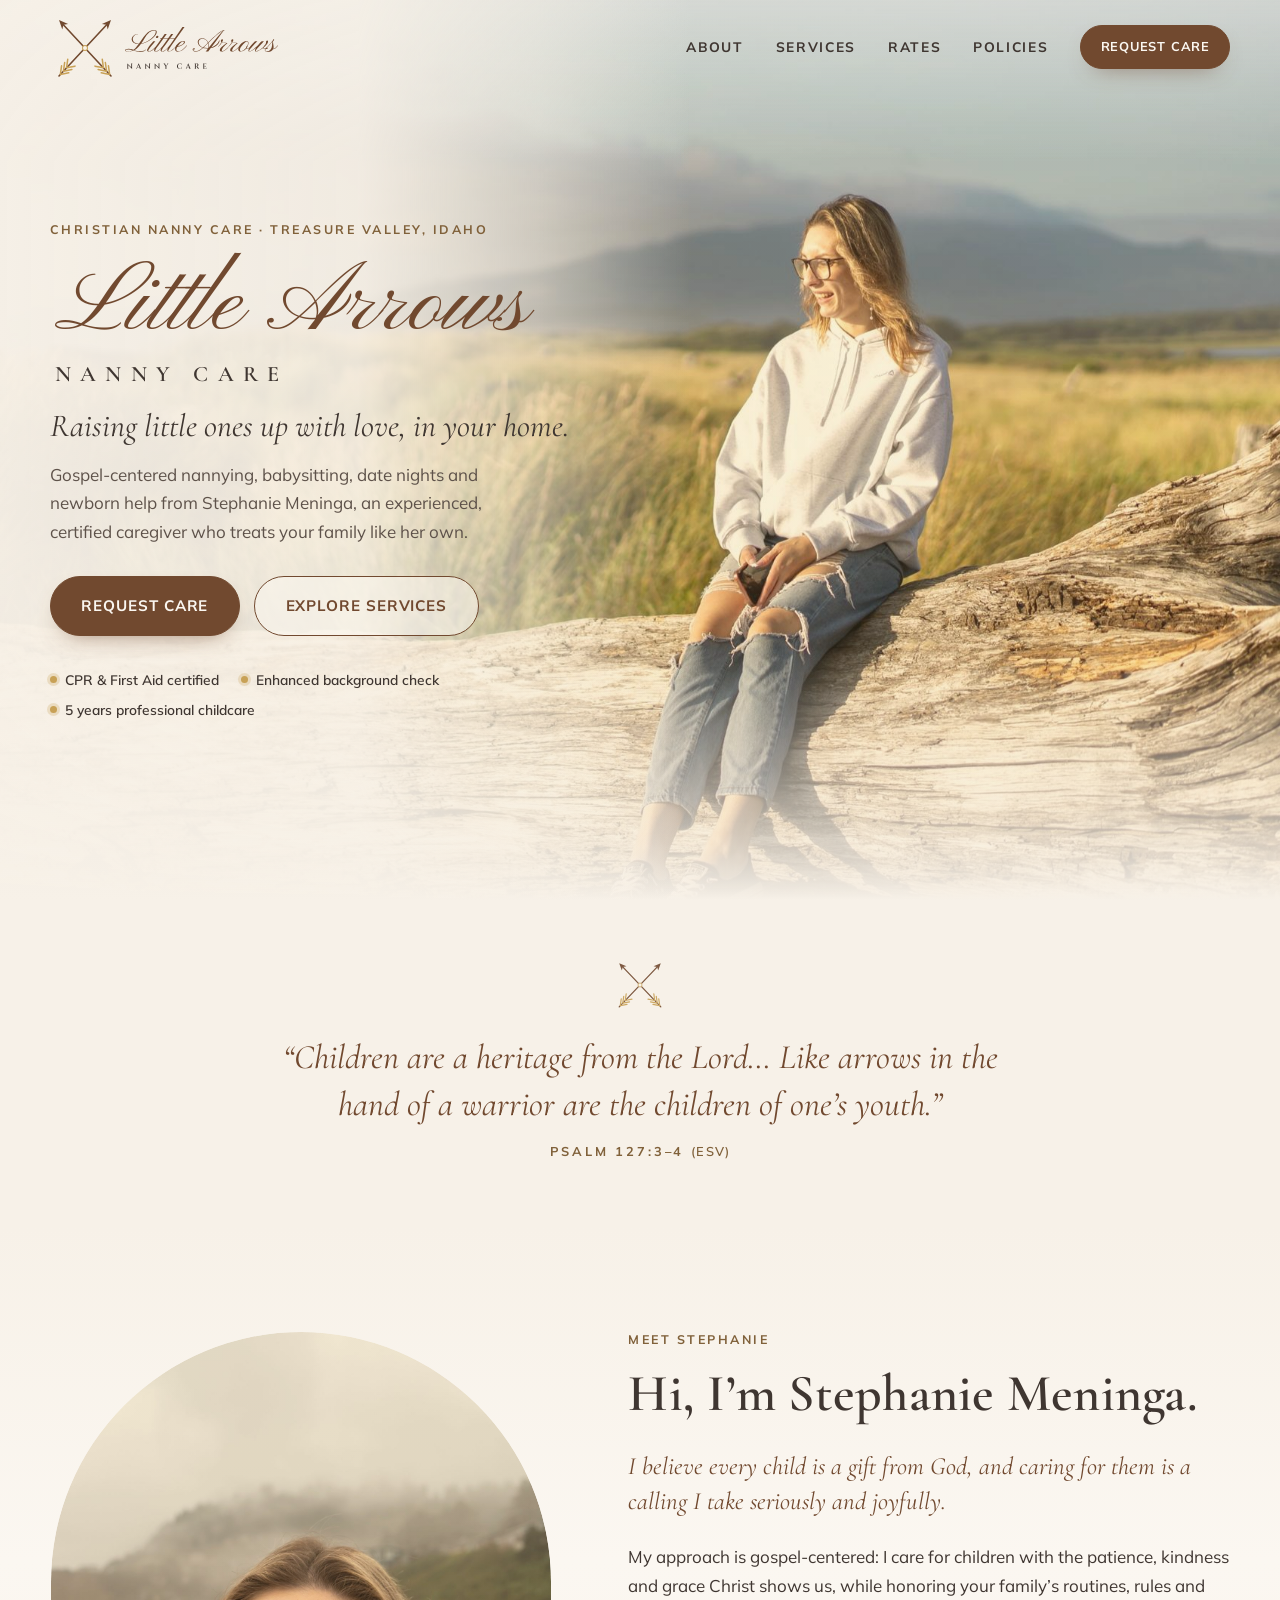
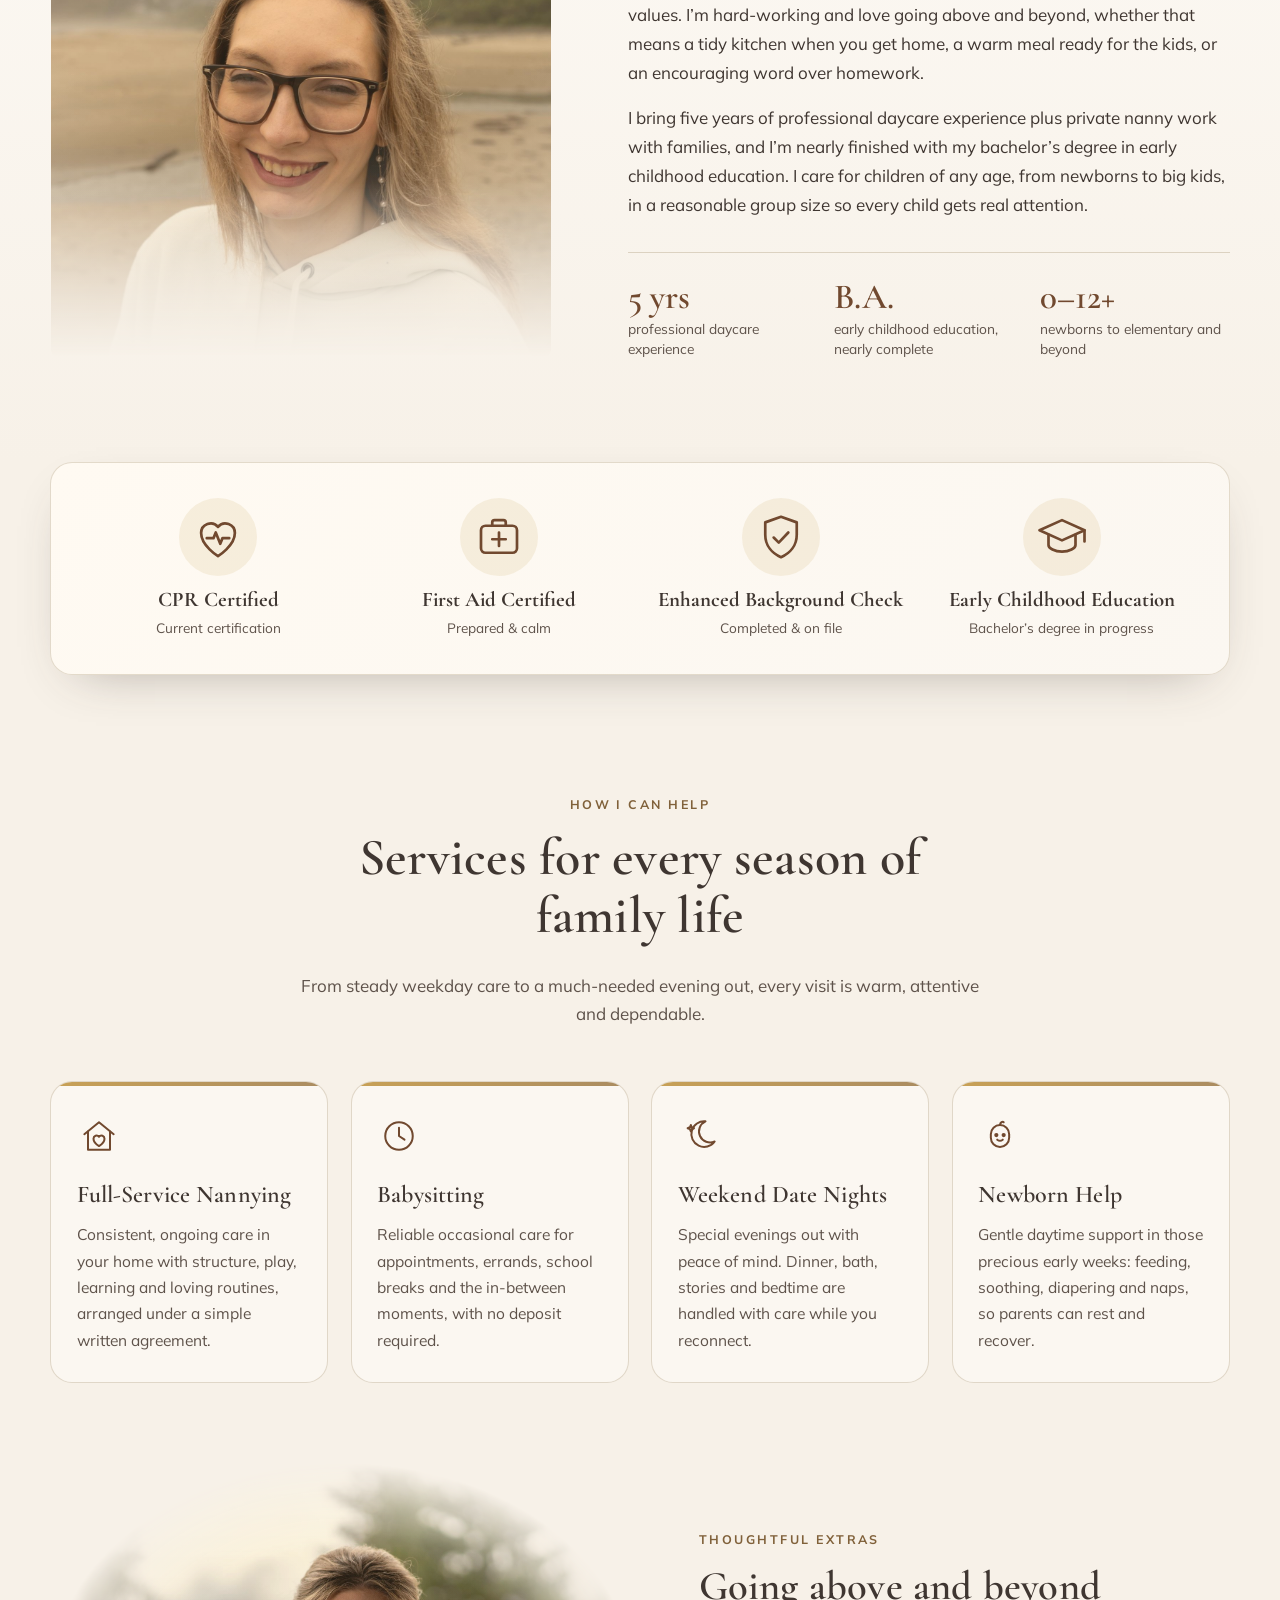
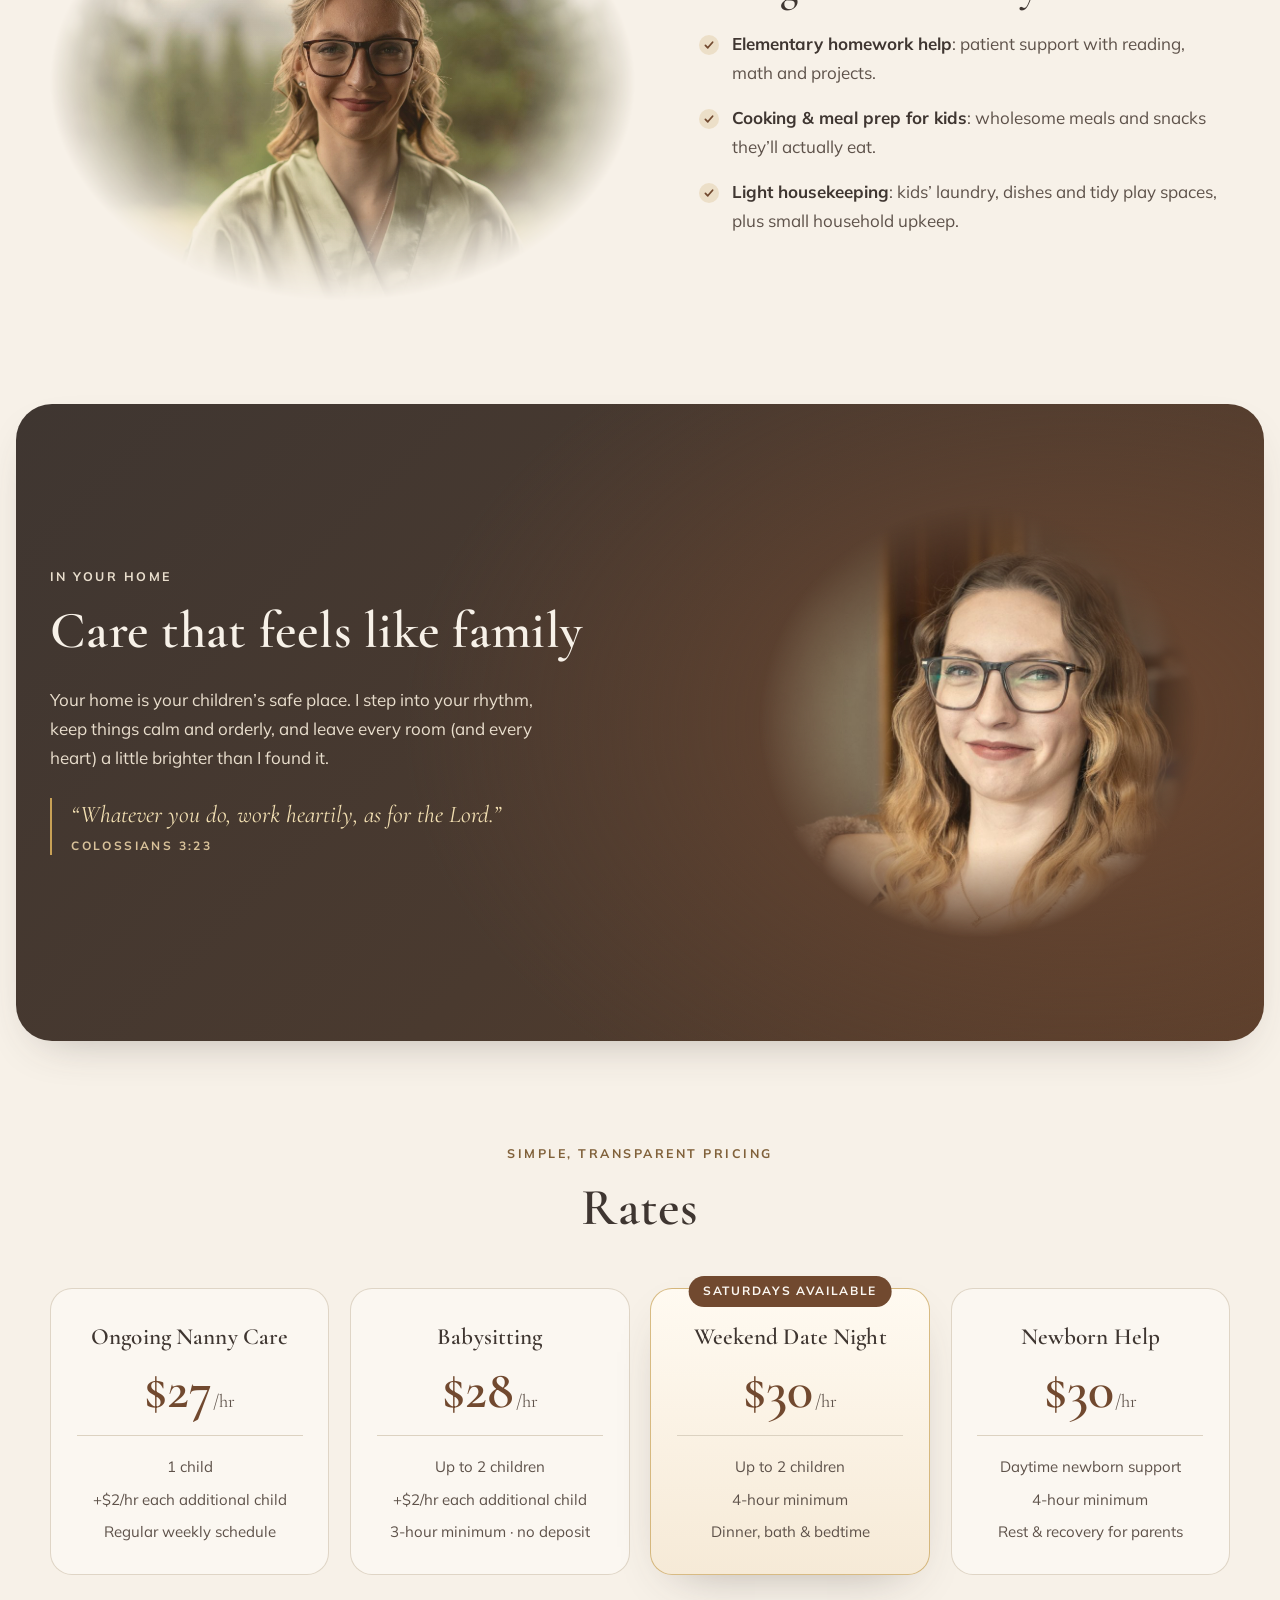
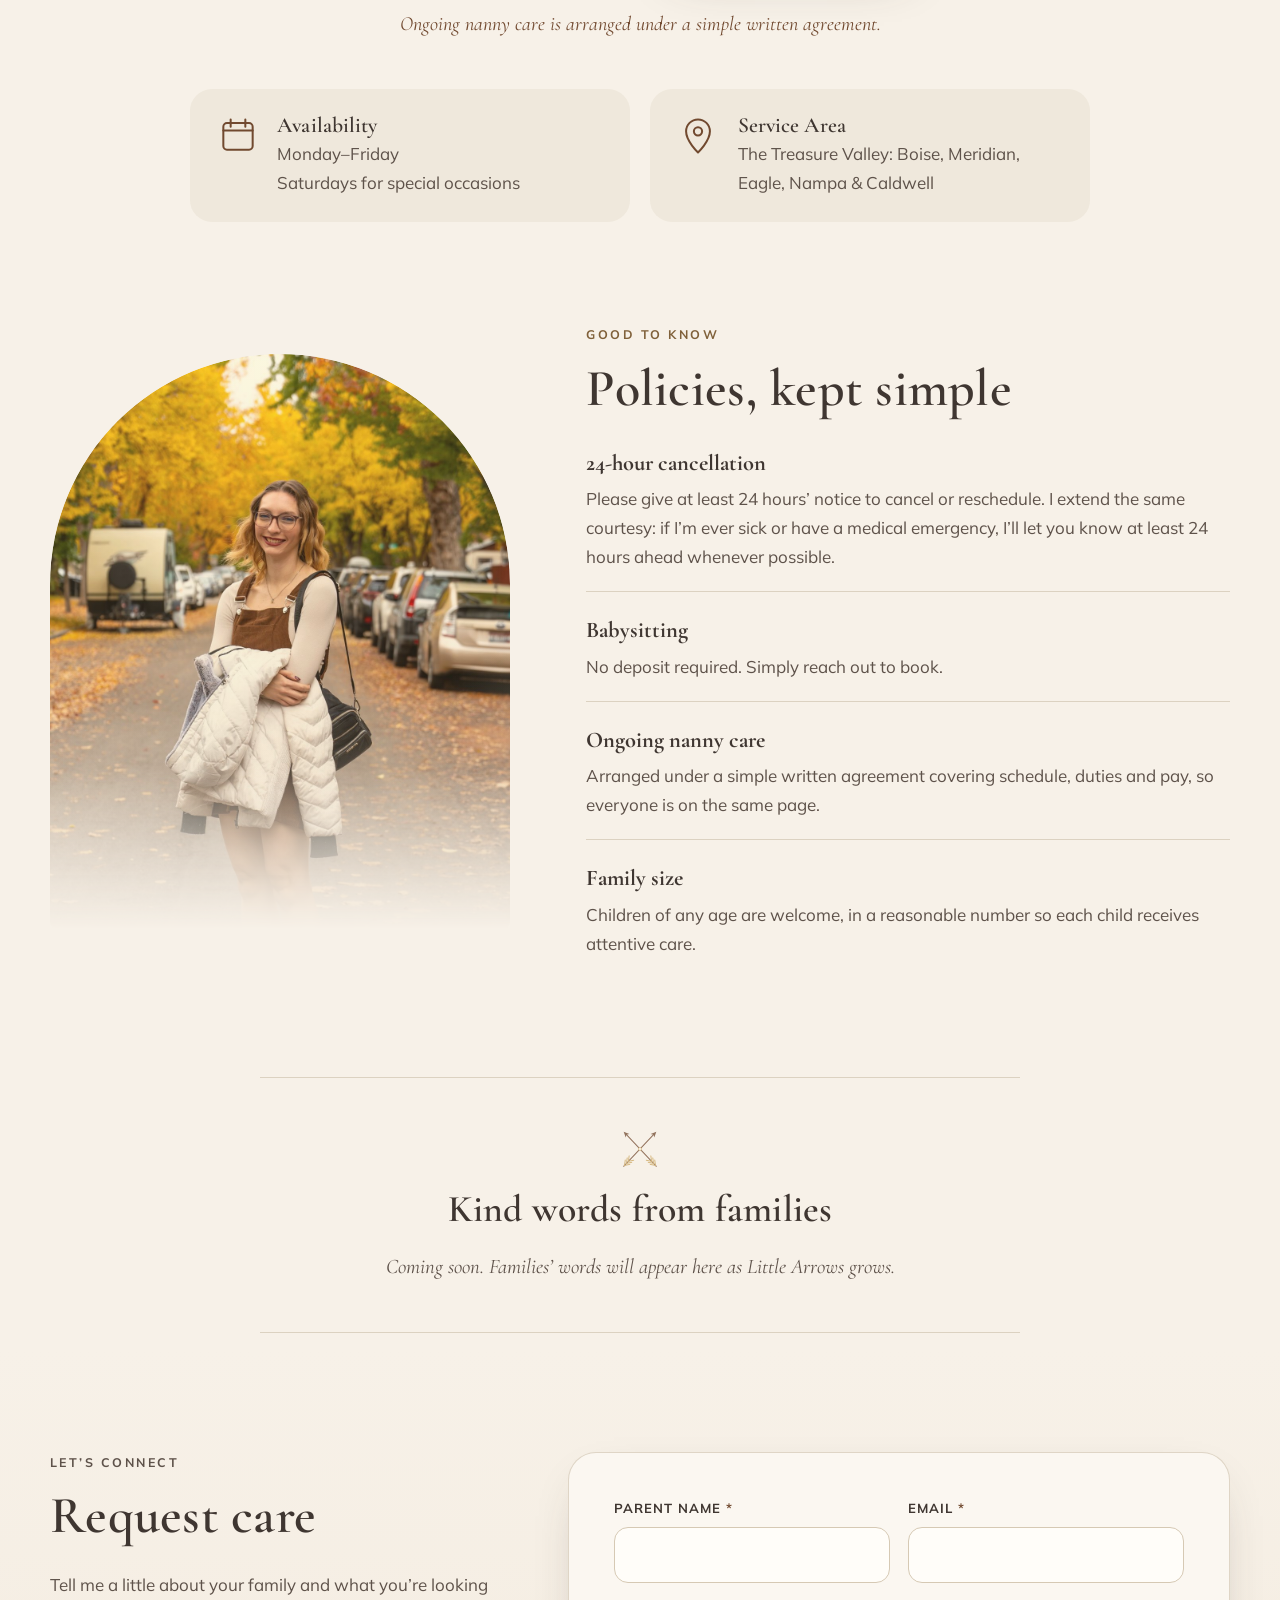
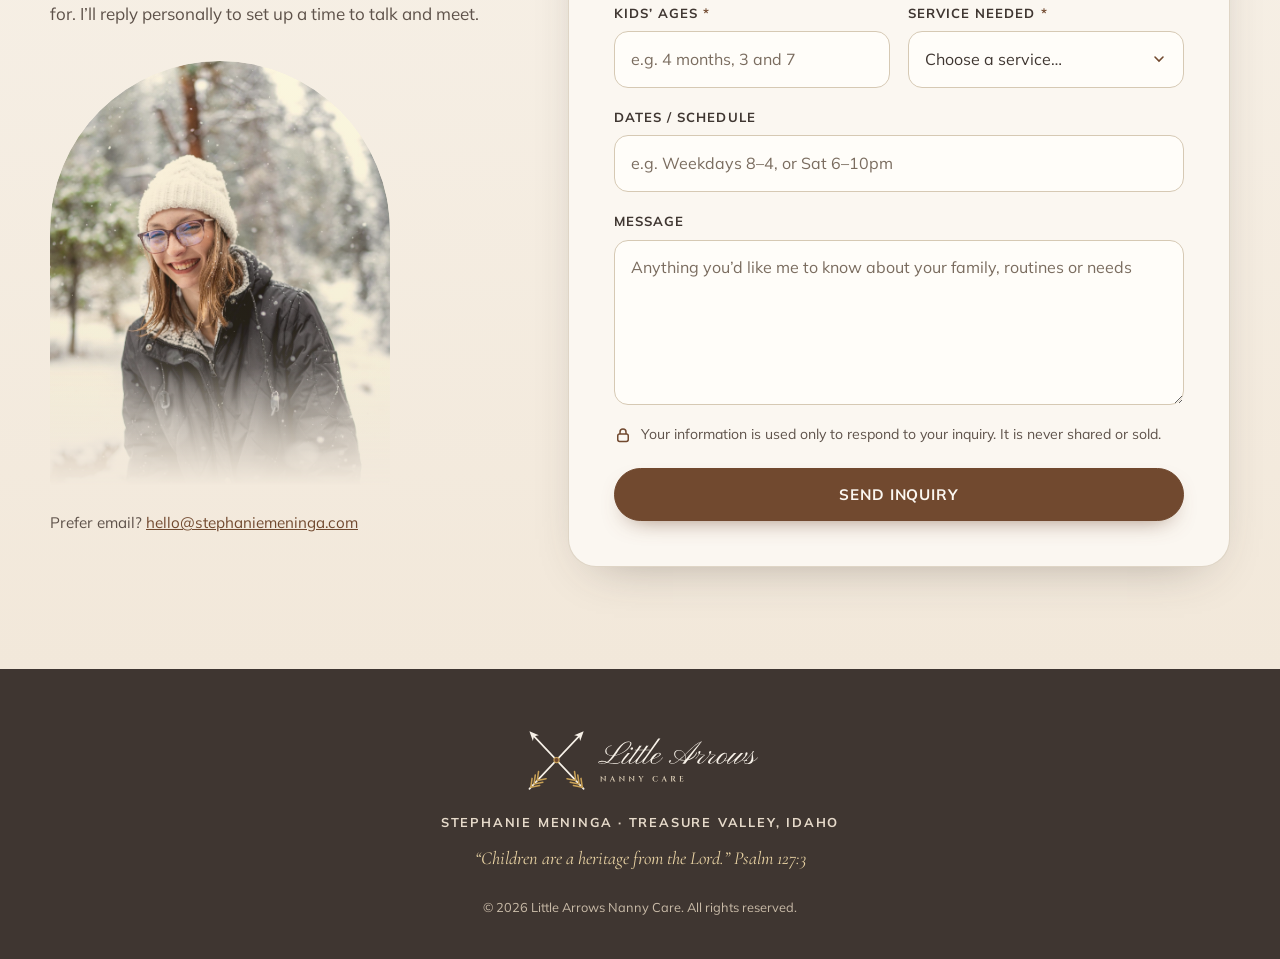
<file: index.html>
<!doctype html>
<html lang="en">
<head>
  <meta charset="utf-8">
  <meta name="viewport" content="width=device-width, initial-scale=1">
  <title>Little Arrows Nanny Care | Christian Nanny &amp; Babysitter in Boise &amp; the Treasure Valley</title>
  <meta name="description" content="Little Arrows Nanny Care: gospel-centered nanny care, babysitting, date nights and newborn help from Stephanie Meninga in Boise, Meridian, Eagle, Nampa and Caldwell, Idaho. CPR &amp; First Aid certified, 5 years of professional childcare experience.">
  <link rel="canonical" href="https://stephaniemeninga.com/">
  <meta name="theme-color" content="#F7F1E8">
  <meta name="author" content="Stephanie Meninga">

  <meta property="og:type" content="website">
  <meta property="og:site_name" content="Little Arrows Nanny Care">
  <meta property="og:title" content="Little Arrows Nanny Care · Treasure Valley, Idaho">
  <meta property="og:description" content="Raising little ones up with love, in your home. Christian nanny care, babysitting, date nights and newborn help in Boise and the Treasure Valley.">
  <meta property="og:url" content="https://stephaniemeninga.com/">
  <meta property="og:image" content="https://stephaniemeninga.com/photos/share-image.jpg">
  <meta property="og:image:width" content="1200">
  <meta property="og:image:height" content="630">
  <meta property="og:image:alt" content="Little Arrows Nanny Care logo beside a photo of Stephanie Meninga">
  <meta property="og:locale" content="en_US">
  <meta name="twitter:card" content="summary_large_image">
  <meta name="twitter:title" content="Little Arrows Nanny Care · Treasure Valley, Idaho">
  <meta name="twitter:description" content="Raising little ones up with love, in your home.">
  <meta name="twitter:image" content="https://stephaniemeninga.com/photos/share-image.jpg">

  <link rel="icon" href="favicon.ico" sizes="any">
  <link rel="icon" href="assets/brand/favicon.svg" type="image/svg+xml">
  <link rel="apple-touch-icon" href="assets/brand/icon-180.png">
  <link rel="manifest" href="site.webmanifest">

  <link rel="preload" href="assets/fonts/cormorant.woff2" as="font" type="font/woff2" crossorigin>
  <link rel="preload" href="assets/fonts/mulish.woff2" as="font" type="font/woff2" crossorigin>
  <link rel="preload" href="assets/fonts/pinyon.woff2" as="font" type="font/woff2" crossorigin>
  <link rel="preload" as="image" href="photos/hero-desktop.jpg" media="(min-width: 761px) and (orientation: landscape), (min-width: 1024px)" fetchpriority="high">
  <link rel="preload" as="image" href="photos/hero-mobile.jpg" media="(max-width: 1023px) and (orientation: portrait)" fetchpriority="high">
  <link rel="stylesheet" href="assets/css/styles.css">
  <script src="assets/js/motion.js"></script>

  <script type="application/ld+json">
  {
    "@context": "https://schema.org",
    "@type": "ChildCare",
    "@id": "https://stephaniemeninga.com/#business",
    "name": "Little Arrows Nanny Care",
    "slogan": "Raising little ones up with love, in your home.",
    "description": "Christian, gospel-centered in-home nanny care, babysitting, weekend date nights and newborn help in the Treasure Valley of Idaho.",
    "url": "https://stephaniemeninga.com/",
    "logo": "https://stephaniemeninga.com/assets/brand/icon-512.png",
    "image": "https://stephaniemeninga.com/photos/share-image.jpg",
    "priceRange": "$27–$30 per hour",
    "currenciesAccepted": "USD",
    "founder": { "@type": "Person", "name": "Stephanie Meninga" },
    "areaServed": [
      { "@type": "City", "name": "Boise", "containedInPlace": { "@type": "State", "name": "Idaho" } },
      { "@type": "City", "name": "Meridian", "containedInPlace": { "@type": "State", "name": "Idaho" } },
      { "@type": "City", "name": "Eagle", "containedInPlace": { "@type": "State", "name": "Idaho" } },
      { "@type": "City", "name": "Nampa", "containedInPlace": { "@type": "State", "name": "Idaho" } },
      { "@type": "City", "name": "Caldwell", "containedInPlace": { "@type": "State", "name": "Idaho" } }
    ],
    "openingHoursSpecification": [
      { "@type": "OpeningHoursSpecification", "dayOfWeek": ["Monday","Tuesday","Wednesday","Thursday","Friday"], "description": "Weekday care by arrangement" },
      { "@type": "OpeningHoursSpecification", "dayOfWeek": "Saturday", "description": "Special occasions by arrangement" }
    ],
    "makesOffer": [
      { "@type": "Offer", "name": "Ongoing nanny care", "priceSpecification": { "@type": "UnitPriceSpecification", "price": 27, "priceCurrency": "USD", "unitText": "hour", "description": "1 child; +$2/hr each additional child" } },
      { "@type": "Offer", "name": "Babysitting", "priceSpecification": { "@type": "UnitPriceSpecification", "price": 28, "priceCurrency": "USD", "unitText": "hour", "description": "Up to 2 children; +$2/hr each additional; 3-hour minimum" } },
      { "@type": "Offer", "name": "Weekend date night", "priceSpecification": { "@type": "UnitPriceSpecification", "price": 30, "priceCurrency": "USD", "unitText": "hour", "description": "Up to 2 children; 4-hour minimum" } },
      { "@type": "Offer", "name": "Newborn help", "priceSpecification": { "@type": "UnitPriceSpecification", "price": 30, "priceCurrency": "USD", "unitText": "hour", "description": "4-hour minimum" } }
    ]
  }
  </script>
</head>
<body>
  <a class="skip-link" href="#main">Skip to content</a>

  <header class="site-header">
    <div class="container header-inner">
      <a class="brand" href="#top" aria-label="Little Arrows Nanny Care, back to top">
        <img src="assets/brand/logo-horizontal.svg" alt="Little Arrows Nanny Care" width="300" height="72">
      </a>
      <button class="nav-toggle" type="button" aria-expanded="false" aria-controls="site-nav">
        <span class="sr-only">Menu</span><span class="bars" aria-hidden="true"></span>
      </button>
      <nav id="site-nav" class="site-nav" aria-label="Main">
        <a href="#about">About</a>
        <a href="#services">Services</a>
        <a href="#rates">Rates</a>
        <a href="#policies">Policies</a>
        <a class="btn btn-small" href="#contact">Request Care</a>
      </nav>
    </div>
  </header>

  <main id="main">
    <!-- HERO -->
    <section class="hero" id="top" aria-labelledby="hero-title">
      <picture class="hero-media">
        <source media="(max-width: 1023px) and (orientation: portrait)" srcset="photos/hero-mobile.jpg" width="1200" height="1600">
        <img src="photos/hero-desktop.jpg" width="2000" height="1307" alt="Stephanie Meninga smiling, seated on a sunlit driftwood log among golden grasses" fetchpriority="high" decoding="async">
      </picture>
      <div class="container hero-content">
        <p class="eyebrow">Christian nanny care · <span class="nowrap">Treasure Valley, Idaho</span></p>
        <h1 id="hero-title">
          <span class="script">Little Arrows</span>
          <span class="h1-sub">Nanny Care</span>
        </h1>
        <p class="tagline">Raising little ones up with love, in your home.</p>
        <p class="hero-lede">Gospel-centered nannying, babysitting, date nights and newborn help from Stephanie Meninga, an experienced, certified caregiver who treats your family like her own.</p>
        <div class="hero-actions">
          <a class="btn" href="#contact">Request Care</a>
          <a class="btn btn-ghost" href="#services">Explore Services</a>
        </div>
        <ul class="hero-trust" aria-label="Highlights">
          <li>CPR &amp; First Aid certified</li>
          <li>Enhanced background check</li>
          <li>5 years professional childcare</li>
        </ul>
      </div>
    </section>

    <!-- VERSE -->
    <section class="verse" aria-label="Scripture">
      <div class="container narrow">
        <img data-reveal class="verse-mark" src="assets/brand/mark.svg" alt="" width="56" height="58" loading="lazy">
        <blockquote data-reveal data-delay="120">
          <p>“Children are a heritage from the Lord… Like arrows in the hand of a warrior are the children of one’s youth.”</p>
          <footer>Psalm 127:3–4 <span>(ESV)</span></footer>
        </blockquote>
      </div>
    </section>

    <!-- ABOUT -->
    <section class="section about" id="about" aria-labelledby="about-title">
      <div class="container about-grid">
        <figure class="about-photo soft-photo" data-reveal="left">
          <img src="photos/about.jpg" width="1400" height="1750" alt="Portrait of Stephanie Meninga smiling on a misty beach" loading="lazy" decoding="async">
        </figure>
        <div class="about-copy" data-reveal data-delay="120">
          <p class="eyebrow">Meet Stephanie</p>
          <h2 id="about-title">Hi, I’m Stephanie Meninga.</h2>
          <p class="lead">I believe every child is a gift from God, and caring for them is a calling I take seriously and joyfully.</p>
          <p>My approach is gospel-centered: I care for children with the patience, kindness and grace Christ shows us, while honoring your family’s routines, rules and values. I’m hard-working and love going above and beyond, whether that means a tidy kitchen when you get home, a warm meal ready for the kids, or an encouraging word over homework.</p>
          <p>I bring five years of professional daycare experience plus private nanny work with families, and I’m nearly finished with my bachelor’s degree in early childhood education. I care for children of any age, from newborns to big kids, in a reasonable group size so every child gets real attention.</p>
          <dl class="stats">
            <div><dt>5 yrs</dt><dd>professional daycare experience</dd></div>
            <div><dt>B.A.</dt><dd>early childhood education, nearly complete</dd></div>
            <div><dt>0–12+</dt><dd>newborns to elementary and beyond</dd></div>
          </dl>
        </div>
      </div>
    </section>

    <!-- QUALIFICATIONS -->
    <section class="badges-band" aria-labelledby="quals-title">
      <div class="container">
        <h2 id="quals-title" class="sr-only">Qualifications</h2>
        <ul class="badges">
          <li class="badge" data-reveal data-delay="0">
            <svg viewBox="0 0 48 48" aria-hidden="true"><path d="M24 41s-15-9.2-15-20.5A8.5 8.5 0 0 1 24 15a8.5 8.5 0 0 1 15 5.5C39 31.8 24 41 24 41z"/><path d="M14 25h6l2-5 4 10 2-5h6"/></svg>
            <span class="badge-title">CPR Certified</span><span class="badge-sub">Current certification</span>
          </li>
          <li class="badge" data-reveal data-delay="90">
            <svg viewBox="0 0 48 48" aria-hidden="true"><rect x="8" y="14" width="32" height="24" rx="4"/><path d="M18 14v-3a2 2 0 0 1 2-2h8a2 2 0 0 1 2 2v3M24 20v12M18 26h12"/></svg>
            <span class="badge-title">First Aid Certified</span><span class="badge-sub">Prepared &amp; calm</span>
          </li>
          <li class="badge" data-reveal data-delay="180">
            <svg viewBox="0 0 48 48" aria-hidden="true"><path d="M24 6l14 5v11c0 9.5-6 16.5-14 20-8-3.5-14-10.5-14-20V11z"/><path d="M17.5 24.5l4.5 4.5 8.5-9"/></svg>
            <span class="badge-title">Enhanced Background Check</span><span class="badge-sub">Completed &amp; on file</span>
          </li>
          <li class="badge" data-reveal data-delay="270">
            <svg viewBox="0 0 48 48" aria-hidden="true"><path d="M4 18l20-9 20 9-20 9z"/><path d="M12 22v9c0 3 5.4 6 12 6s12-3 12-6v-9M44 18v10"/></svg>
            <span class="badge-title">Early Childhood Education</span><span class="badge-sub">Bachelor’s degree in progress</span>
          </li>
        </ul>
      </div>
    </section>

    <!-- SERVICES -->
    <section class="section services" id="services" aria-labelledby="services-title">
      <div class="container">
        <header class="section-head" data-reveal>
          <p class="eyebrow">How I can help</p>
          <h2 id="services-title">Services for every season of family life</h2>
          <p>From steady weekday care to a much-needed evening out, every visit is warm, attentive and dependable.</p>
        </header>
        <div class="service-grid">
          <article class="service-card" data-reveal data-delay="0">
            <svg class="icon" viewBox="0 0 48 48" aria-hidden="true"><path d="M8 22L24 9l16 13"/><path d="M12 19v20h24V19"/><path d="M24 35s-6-3.6-6-8a3.4 3.4 0 0 1 6-2.2 3.4 3.4 0 0 1 6 2.2c0 4.4-6 8-6 8z"/></svg>
            <h3>Full-Service Nannying</h3>
            <p>Consistent, ongoing care in your home with structure, play, learning and loving routines, arranged under a simple written agreement.</p>
          </article>
          <article class="service-card" data-reveal data-delay="90">
            <svg class="icon" viewBox="0 0 48 48" aria-hidden="true"><circle cx="24" cy="24" r="15"/><path d="M24 15v9l6 4"/></svg>
            <h3>Babysitting</h3>
            <p>Reliable occasional care for appointments, errands, school breaks and the in-between moments, with no deposit required.</p>
          </article>
          <article class="service-card" data-reveal data-delay="180">
            <svg class="icon" viewBox="0 0 48 48" aria-hidden="true"><path d="M30 8a14 14 0 1 0 10 22A12 12 0 0 1 30 8z"/><path d="M14 12l1 2.5 2.5 1-2.5 1-1 2.5-1-2.5-2.5-1 2.5-1z"/></svg>
            <h3>Weekend Date Nights</h3>
            <p>Special evenings out with peace of mind. Dinner, bath, stories and bedtime are handled with care while you reconnect.</p>
          </article>
          <article class="service-card" data-reveal data-delay="270">
            <svg class="icon" viewBox="0 0 48 48" aria-hidden="true"><path d="M14 22a10 10 0 0 1 20 0v4a10 10 0 0 1-20 0z"/><circle cx="20" cy="23" r="1.2"/><circle cx="28" cy="23" r="1.2"/><path d="M21 28c1.8 1.5 4.2 1.5 6 0M24 12c0-3 3-4 4-3"/></svg>
            <h3>Newborn Help</h3>
            <p>Gentle daytime support in those precious early weeks: feeding, soothing, diapering and naps, so parents can rest and recover.</p>
          </article>
        </div>

        <div class="extras">
          <figure class="extras-photo soft-photo" data-reveal="left">
            <img src="photos/extras.jpg" width="2000" height="1498" alt="Stephanie smiling softly in a sage-green top against misty pine trees" loading="lazy" decoding="async">
          </figure>
          <div class="extras-copy" data-reveal data-delay="120">
            <p class="eyebrow">Thoughtful extras</p>
            <h3>Going above and beyond</h3>
            <ul class="check-list">
              <li><strong>Elementary homework help</strong>: patient support with reading, math and projects.</li>
              <li><strong>Cooking &amp; meal prep for kids</strong>: wholesome meals and snacks they’ll actually eat.</li>
              <li><strong>Light housekeeping</strong>: kids’ laundry, dishes and tidy play spaces, plus small household upkeep.</li>
            </ul>
          </div>
        </div>
      </div>
    </section>

    <!-- HOME / VALUES BAND -->
    <section class="values" aria-labelledby="values-title">
      <div class="container values-grid">
        <div class="values-copy" data-reveal>
          <p class="eyebrow eyebrow-light">In your home</p>
          <h2 id="values-title">Care that feels like family</h2>
          <p>Your home is your children’s safe place. I step into your rhythm, keep things calm and orderly, and leave every room (and every heart) a little brighter than I found it.</p>
          <p class="values-quote">“Whatever you do, work heartily, as for the Lord.” <span>Colossians 3:23</span></p>
        </div>
        <figure class="values-photo" data-reveal="right" data-delay="120">
          <img src="photos/home.jpg" width="912" height="896" alt="Stephanie relaxing at home wrapped in a cozy plaid blanket" loading="lazy" decoding="async">
        </figure>
      </div>
    </section>

    <!-- RATES -->
    <section class="section rates" id="rates" aria-labelledby="rates-title">
      <div class="container">
        <header class="section-head" data-reveal>
          <p class="eyebrow">Simple, transparent pricing</p>
          <h2 id="rates-title">Rates</h2>
        </header>
        <div class="rate-grid">
          <article class="rate-card" data-reveal data-delay="0">
            <h3>Ongoing Nanny Care</h3>
            <p class="price"><span>$27</span>/hr</p>
            <ul><li>1 child</li><li>+$2/hr each additional child</li><li>Regular weekly schedule</li></ul>
          </article>
          <article class="rate-card" data-reveal data-delay="90">
            <h3>Babysitting</h3>
            <p class="price"><span>$28</span>/hr</p>
            <ul><li>Up to 2 children</li><li>+$2/hr each additional child</li><li>3-hour minimum · no deposit</li></ul>
          </article>
          <article class="rate-card featured" data-reveal data-delay="180">
            <p class="ribbon">Saturdays available</p>
            <h3>Weekend Date Night</h3>
            <p class="price"><span>$30</span>/hr</p>
            <ul><li>Up to 2 children</li><li>4-hour minimum</li><li>Dinner, bath &amp; bedtime</li></ul>
          </article>
          <article class="rate-card" data-reveal data-delay="270">
            <h3>Newborn Help</h3>
            <p class="price"><span>$30</span>/hr</p>
            <ul><li>Daytime newborn support</li><li>4-hour minimum</li><li>Rest &amp; recovery for parents</li></ul>
          </article>
        </div>
        <p class="rate-note" data-reveal>Ongoing nanny care is arranged under a simple written agreement.</p>

        <div class="info-grid">
          <div class="info-card" data-reveal data-delay="0">
            <svg class="icon" viewBox="0 0 48 48" aria-hidden="true"><rect x="8" y="11" width="32" height="29" rx="4"/><path d="M8 19h32M16 7v8M32 7v8"/></svg>
            <div><h3>Availability</h3><p>Monday–Friday<br>Saturdays for special occasions</p></div>
          </div>
          <div class="info-card" data-reveal data-delay="90">
            <svg class="icon" viewBox="0 0 48 48" aria-hidden="true"><path d="M24 43s13-12.2 13-23a13 13 0 0 0-26 0c0 10.8 13 23 13 23z"/><circle cx="24" cy="20" r="4.5"/></svg>
            <div><h3>Service Area</h3><p>The Treasure Valley: Boise, Meridian, Eagle, Nampa &amp; Caldwell</p></div>
          </div>
        </div>
      </div>
    </section>

    <!-- POLICIES -->
    <section class="section policies" id="policies" aria-labelledby="policies-title">
      <div class="container policies-grid">
        <figure class="policies-photo soft-photo" data-reveal="left">
          <img src="photos/policies.jpg" width="1184" height="1440" alt="Stephanie smiling on a tree-lined street glowing with golden autumn leaves" loading="lazy" decoding="async">
        </figure>
        <div data-reveal data-delay="120">
          <p class="eyebrow">Good to know</p>
          <h2 id="policies-title">Policies, kept simple</h2>
          <dl class="policy-list">
            <div><dt>24-hour cancellation</dt><dd>Please give at least 24 hours’ notice to cancel or reschedule. I extend the same courtesy: if I’m ever sick or have a medical emergency, I’ll let you know at least 24 hours ahead whenever possible.</dd></div>
            <div><dt>Babysitting</dt><dd>No deposit required. Simply reach out to book.</dd></div>
            <div><dt>Ongoing nanny care</dt><dd>Arranged under a simple written agreement covering schedule, duties and pay, so everyone is on the same page.</dd></div>
            <div><dt>Family size</dt><dd>Children of any age are welcome, in a reasonable number so each child receives attentive care.</dd></div>
          </dl>
        </div>
      </div>
    </section>

    <!-- TESTIMONIALS PLACEHOLDER -->
    <section class="testimonials" aria-labelledby="testimonials-title">
      <div class="container narrow" data-reveal>
        <img src="assets/brand/mark.svg" alt="" width="44" height="46" loading="lazy">
        <h2 id="testimonials-title">Kind words from families</h2>
        <p>Coming soon. Families’ words will appear here as Little Arrows grows.</p>
      </div>
    </section>

    <!-- CONTACT -->
    <section class="section contact" id="contact" aria-labelledby="contact-title">
      <div class="container contact-grid">
        <div class="contact-side" data-reveal>
          <p class="eyebrow">Let’s connect</p>
          <h2 id="contact-title">Request care</h2>
          <p>Tell me a little about your family and what you’re looking for. I’ll reply personally to set up a time to talk and meet.</p>
          <figure class="contact-photo soft-photo">
            <img src="photos/contact.jpg" width="1600" height="1920" alt="Stephanie in a cream knit hat, smiling as snow falls" loading="lazy" decoding="async">
          </figure>
          <p class="contact-email">Prefer email? <a data-email href="#contact-form">Email Stephanie</a></p>
        </div>

        <form id="contact-form" data-reveal data-delay="120" class="contact-form" action="/api/contact" method="post" novalidate>
          <div class="field-row">
            <div class="field">
              <label for="parent-name">Parent name <span aria-hidden="true">*</span></label>
              <input id="parent-name" name="name" type="text" autocomplete="name" required maxlength="120">
            </div>
            <div class="field">
              <label for="email">Email <span aria-hidden="true">*</span></label>
              <input id="email" name="email" type="email" autocomplete="email" required maxlength="160">
            </div>
          </div>
          <div class="field-row">
            <div class="field">
              <label for="kids-ages">Kids’ ages <span aria-hidden="true">*</span></label>
              <input id="kids-ages" name="kids_ages" type="text" placeholder="e.g. 4 months, 3 and 7" required maxlength="160">
            </div>
            <div class="field">
              <label for="service">Service needed <span aria-hidden="true">*</span></label>
              <select id="service" name="service" required>
                <option value="">Choose a service…</option>
                <option>Ongoing nanny care</option>
                <option>Babysitting</option>
                <option>Weekend date night</option>
                <option>Newborn help</option>
                <option>Not sure yet</option>
              </select>
            </div>
          </div>
          <div class="field">
            <label for="schedule">Dates / schedule</label>
            <input id="schedule" name="schedule" type="text" placeholder="e.g. Weekdays 8–4, or Sat 6–10pm" maxlength="240">
          </div>
          <div class="field">
            <label for="message">Message</label>
            <textarea id="message" name="message" rows="5" maxlength="4000" placeholder="Anything you’d like me to know about your family, routines or needs"></textarea>
          </div>
          <div class="hp" aria-hidden="true">
            <label for="website">Leave this field empty</label>
            <input id="website" name="website" type="text" tabindex="-1" autocomplete="off">
          </div>
          <p class="privacy-note">Your information is used only to respond to your inquiry. It is never shared or sold.</p>
          <button class="btn btn-block" type="submit">Send Inquiry</button>
          <p class="form-status" role="status" aria-live="polite" tabindex="-1"></p>
        </form>
      </div>
    </section>
  </main>

  <footer class="site-footer">
    <div class="container footer-inner">
      <img src="assets/brand/logo-horizontal-light.svg" alt="Little Arrows Nanny Care" width="260" height="62" loading="lazy">
      <p class="footer-meta"><span>Stephanie Meninga</span><span class="dot" aria-hidden="true"> · </span><span>Treasure Valley, Idaho</span></p>
      <p class="footer-verse">“Children are a heritage from the Lord.” Psalm 127:3</p>
      <p class="copyright">© <span data-year>2026</span> Little Arrows Nanny Care. All rights reserved.</p>
    </div>
  </footer>

  <script type="module" src="assets/js/main.js"></script>
</body>
</html>
</file>
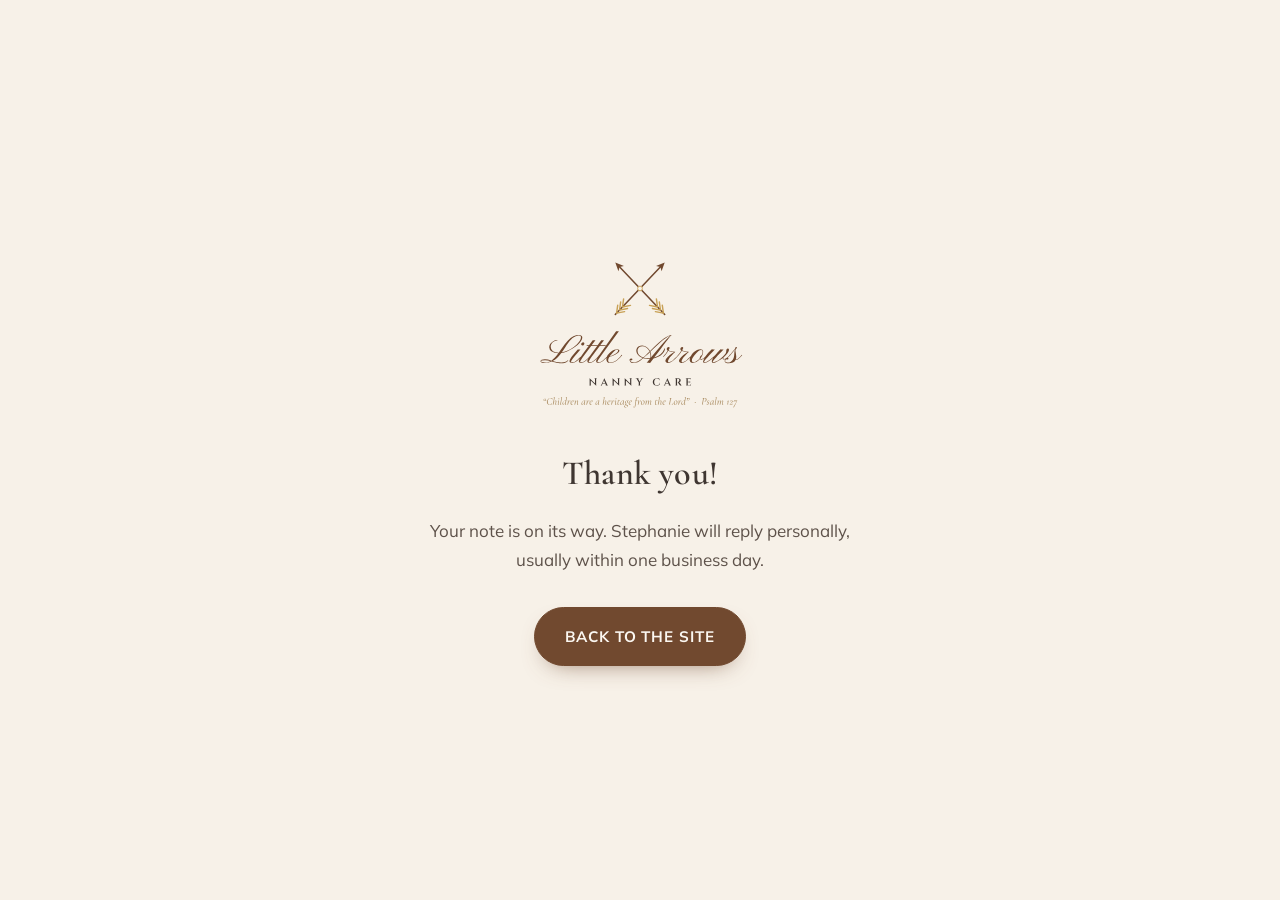
<file: thanks.html>
<!doctype html>
<html lang="en">
<head>
  <meta charset="utf-8"><meta name="viewport" content="width=device-width, initial-scale=1">
  <title>Thank you | Little Arrows Nanny Care</title>
  <meta name="robots" content="noindex">
  <link rel="icon" href="favicon.ico" sizes="any"><link rel="icon" href="assets/brand/favicon.svg" type="image/svg+xml">
  <link rel="stylesheet" href="assets/css/styles.css">
</head>
<body>
  <main class="simple">
    <img src="assets/brand/logo-stacked.svg" alt="Little Arrows Nanny Care" width="420" height="220">
    <h1>Thank you!</h1>
    <p>Your note is on its way. Stephanie will reply personally, usually within one business day.</p>
    <a class="btn" href="./">Back to the site</a>
  </main>
</body>
</html>
</file>
<file: assets/css/styles.css>
/* =====================================================================
   Little Arrows Nanny Care: styles
   Palette pulled from Stephanie's photos. No build step: edit and commit.

   Contents
     1. Photo focal points   6. Sections (verse, about, badges, services,
     2. Fonts                   values, rates, policies, testimonials)
     3. Design tokens        7. Contact form
     4. Base & utilities     8. Footer & simple pages (thanks / 404)
     5. Buttons, header,     9. Responsive
        hero                 10. Gentle motion
   ===================================================================== */

/* =====================================================================
   1. PHOTO FOCAL POINTS: the one place to adjust how each photo is cropped.
   Photos live in /photos (see photos/README.md). If a new photo crops a
   face badly, change its value below: "X% Y%" where 0% 0% = top-left,
   50% 50% = center, 100% 100% = bottom-right. E.g. "50% 20%" keeps the top.
   ===================================================================== */
:root{
  --focus-hero-desktop: 0% 40%;   /* photos/hero-desktop.jpg (wide screens). Text sits on the left, so keep the person right of center */
  --zoom-hero-desktop: 118%;      /* how wide the desktop hero is drawn; 100% = no extra zoom */
  --focus-hero-short: 0% 22%;     /* photos/hero-desktop.jpg on short landscape screens (big phones sideways): lower % = more headroom above her */
  --focus-hero-stacked: 56% 10%;  /* photos/hero-desktop.jpg on small landscape screens, where the photo sits above the text */
  --focus-hero-mobile: 50% 18%;   /* photos/hero-mobile.jpg (phones and portrait tablets) */
  --focus-about: 50% 30%;         /* photos/about.jpg */
  --focus-extras: 50% 35%;        /* photos/extras.jpg */
  --focus-home: 50% 50%;          /* photos/home.jpg */
  --focus-policies: 50% 30%;      /* photos/policies.jpg */
  --focus-contact: 50% 30%;       /* photos/contact.jpg */
}

/* 2. Fonts (self-hosted, subset; swap = text shows immediately in a fallback font) */
@font-face{font-family:"Cormorant";src:url(../fonts/cormorant.woff2) format("woff2");font-weight:300 700;font-display:swap}
@font-face{font-family:"Cormorant";src:url(../fonts/cormorant-italic.woff2) format("woff2");font-weight:300 700;font-style:italic;font-display:swap}
@font-face{font-family:"Mulish";src:url(../fonts/mulish.woff2) format("woff2");font-weight:200 900;font-display:swap}
@font-face{font-family:"Pinyon";src:url(../fonts/pinyon.woff2) format("woff2");font-display:swap}

/* 3. Design tokens */
:root{
  --ivory:#F7F1E8; --cream:#FBF7F1; --linen:#DCD2C1; --wheat:#C8A156; --honey:#AA8C61;
  --sage:#9C9979; --chestnut:#71492F; --espresso:#3F3631; --bronze:#80613A;
  --text:#3F3631; --muted:#5E524A;
  --serif:"Cormorant","Cormorant Garamond",Garamond,"Times New Roman",serif;
  --sans:"Mulish",system-ui,-apple-system,"Segoe UI",Roboto,sans-serif;
  --script:"Pinyon","Pinyon Script",cursive;
  --radius:22px; --shadow:0 18px 50px -28px rgba(63,54,49,.45);
  --container:1180px;
  --ease-soft:cubic-bezier(.19,1,.22,1);
}

/* 4. Base & utilities */
*,*::before,*::after{box-sizing:border-box}
html{scroll-behavior:smooth;scroll-padding-top:88px;-webkit-text-size-adjust:100%;text-size-adjust:100%}
body{margin:0;font-family:var(--sans);font-size:1.0625rem;line-height:1.7;color:var(--text);background:var(--ivory);-webkit-font-smoothing:antialiased}
img{max-width:100%;height:auto;display:block}
a{color:var(--chestnut)}
h1,h2,h3{font-family:var(--serif);font-weight:600;line-height:1.12;color:var(--espresso);margin:0 0 .5em;letter-spacing:.005em}
h2{font-size:clamp(2.1rem,1.5rem + 2.2vw,3.25rem)}
h3{font-size:1.6rem}
p{margin:0 0 1em}
.container{width:min(var(--container),100% - 2.5rem);margin-inline:auto}
.narrow{max-width:760px}
.nowrap{white-space:nowrap}
.sr-only{position:absolute!important;width:1px;height:1px;padding:0;margin:-1px;overflow:hidden;clip:rect(0,0,0,0);white-space:nowrap;border:0}
.skip-link{position:absolute;left:1rem;top:-3rem;background:var(--espresso);color:var(--ivory);padding:.6rem 1rem;border-radius:8px;z-index:100}
.skip-link:focus{top:1rem}
:focus-visible{outline:3px solid var(--wheat);outline-offset:3px;border-radius:4px}
.eyebrow{font-family:var(--sans);font-size:.78rem;font-weight:700;letter-spacing:.2em;text-transform:uppercase;color:var(--bronze);margin-bottom:.9rem}
.eyebrow-light{color:#E6CF9C}
.lead{font-family:var(--serif);font-size:1.55rem;line-height:1.4;color:var(--chestnut);font-style:italic}
.section{padding:clamp(4.5rem,8vw,7.5rem) 0}
.section-head{text-align:center;max-width:680px;margin:0 auto 3.2rem}
.section-head p:last-child{color:var(--muted)}
.icon{width:44px;height:44px;fill:none;stroke:var(--chestnut);stroke-width:2.2;stroke-linecap:round;stroke-linejoin:round;margin-bottom:1rem}
.icon circle[r="1.2"]{fill:var(--chestnut)}

/* Soft, blended photos: arch frame, feathered edges, warm overlay */
.soft-photo{position:relative;margin:0;border-radius:999px 999px 28px 28px;overflow:hidden;
  -webkit-mask-image:linear-gradient(180deg,#000 72%,transparent 100%);mask-image:linear-gradient(180deg,#000 72%,transparent 100%)}
.soft-photo::after{content:"";position:absolute;inset:0;pointer-events:none;
  background:linear-gradient(180deg,rgba(200,161,86,.06),rgba(170,140,97,.14)),radial-gradient(120% 80% at 50% 20%,transparent 55%,rgba(247,241,232,.55) 100%)}
.soft-photo img{width:100%;height:100%;object-fit:cover}

/* 5a. Buttons */
.btn{display:inline-flex;align-items:center;justify-content:center;gap:.5rem;font-family:var(--sans);font-weight:700;font-size:.95rem;letter-spacing:.06em;text-transform:uppercase;text-decoration:none;
  color:var(--cream);background:var(--chestnut);padding:1rem 1.9rem;border-radius:999px;border:1.5px solid var(--chestnut);box-shadow:0 10px 24px -14px rgba(113,73,47,.8);transition:transform .2s,background .2s,box-shadow .2s;cursor:pointer}
.btn:hover{background:#5f3c26;transform:translateY(-1px);box-shadow:0 14px 28px -14px rgba(113,73,47,.9)}
.btn-ghost{background:rgba(251,247,241,.55);color:var(--chestnut);box-shadow:none;backdrop-filter:blur(4px)}
.btn-ghost:hover{background:var(--cream);color:var(--chestnut)}
.btn-small{padding:.65rem 1.2rem;font-size:.8rem;min-height:44px}
.btn-block{width:100%}
.btn:disabled{opacity:.7;cursor:progress}

/* 5b. Header & navigation */
.site-header{position:fixed;inset:0 0 auto;z-index:50;transition:background .3s,box-shadow .3s,padding .3s;padding:.9rem 0}
.site-header.scrolled,.site-header.nav-open{background:rgba(247,241,232,.94);backdrop-filter:saturate(140%) blur(10px);box-shadow:0 8px 30px -22px rgba(63,54,49,.6);padding:.45rem 0}
.header-inner{display:flex;align-items:center;justify-content:space-between;gap:1rem}
.brand img{width:clamp(190px,18vw,250px);height:auto}
.site-nav{display:flex;align-items:center;gap:2rem}
.site-nav a:not(.btn){display:inline-flex;align-items:center;min-height:44px;font-size:.86rem;font-weight:700;letter-spacing:.12em;text-transform:uppercase;text-decoration:none;color:var(--espresso);position:relative}
.site-nav a:not(.btn)::after{content:"";position:absolute;left:0;right:0;bottom:5px;height:1.5px;background:var(--wheat);transform:scaleX(0);transition:transform .25s}
.site-nav a:not(.btn):hover::after{transform:scaleX(1)}
.nav-toggle{display:none;background:none;border:0;width:46px;height:46px;border-radius:50%;cursor:pointer;position:relative}
.bars,.bars::before,.bars::after{position:absolute;left:12px;width:22px;height:2px;background:var(--espresso);border-radius:2px;transition:transform .25s,opacity .25s}
.bars{top:22px}.bars::before{content:"";left:0;top:-7px}.bars::after{content:"";left:0;top:7px}
.nav-open .bars{background:transparent}.nav-open .bars::before{transform:translateY(7px) rotate(45deg)}.nav-open .bars::after{transform:translateY(-7px) rotate(-45deg)}

/* 5c. Hero (wide screens: photo behind, text on the left) */
.hero{position:relative;min-height:max(640px,min(100vh,940px));min-height:max(640px,min(100svh,940px));display:flex;align-items:center;overflow:hidden;isolation:isolate}
.hero-media,.hero-media img{position:absolute;inset:0;width:100%;height:100%}
.hero-media img{object-fit:cover;object-position:var(--focus-hero-desktop);width:var(--zoom-hero-desktop);max-width:none}
.hero::before{content:"";position:absolute;inset:0;z-index:1;pointer-events:none;
  background:
    linear-gradient(90deg,rgba(247,241,232,.97) 0%,rgba(247,241,232,.9) 28%,rgba(247,241,232,.5) 42%,rgba(247,241,232,0) 54%),
    linear-gradient(180deg,rgba(247,241,232,.55) 0%,rgba(247,241,232,0) 18%,rgba(247,241,232,0) 72%,var(--ivory) 100%),
    linear-gradient(0deg,rgba(200,161,86,.10),rgba(200,161,86,.10))}
.hero-content{position:relative;z-index:2;padding:8.5rem 0 6rem}
.hero-content>*{max-width:540px}
.hero h1{margin:0 0 .6rem;display:flex;flex-direction:column}
.hero .script{font-family:var(--script);font-weight:400;font-size:clamp(3.8rem,2.4rem + 4.6vw,6.4rem);line-height:1.05;color:var(--chestnut);letter-spacing:0;padding-left:.05em}
.h1-sub{font-family:var(--serif);font-size:clamp(1.05rem,.9rem + .6vw,1.4rem);letter-spacing:.42em;text-transform:uppercase;font-weight:600;color:var(--espresso);margin-top:.35rem;padding-left:.3rem}
.tagline{font-family:var(--serif);font-style:italic;font-size:clamp(1.5rem,1.2rem + 1vw,2.05rem);line-height:1.3;color:var(--espresso);margin:1.1rem 0 .9rem}
.hero-lede{color:var(--muted);max-width:480px}
.hero-actions{display:flex;flex-wrap:wrap;gap:.9rem;margin:1.8rem 0 2rem}
.hero-trust{list-style:none;padding:0;margin:0;display:flex;flex-wrap:wrap;gap:.4rem 1.4rem;font-size:.86rem;font-weight:600;color:var(--espresso)}
.hero-trust li{display:flex;align-items:center;gap:.5rem}
.hero-trust li::before{content:"";width:7px;height:7px;border-radius:50%;background:var(--wheat);box-shadow:0 0 0 3px rgba(200,161,86,.25)}

/* 6a. Verse */
.verse{text-align:center;padding:3.5rem 0 4rem}
.verse-mark{margin:0 auto 1.2rem;opacity:.9}
.verse blockquote{margin:0}
.verse p{font-family:var(--serif);font-style:italic;font-size:clamp(1.45rem,1.1rem + 1.3vw,2.15rem);line-height:1.38;color:var(--chestnut);margin-bottom:.8rem}
.verse footer{font-size:.8rem;letter-spacing:.22em;text-transform:uppercase;font-weight:700;color:var(--bronze)}
.verse footer span{letter-spacing:.1em;font-weight:600}

/* 6b. About */
.about{background:linear-gradient(180deg,var(--ivory),var(--cream) 40%,var(--ivory))}
.about-grid{display:grid;grid-template-columns:minmax(0,5fr) minmax(0,6fr);gap:clamp(2.5rem,6vw,6rem);align-items:center}
.about-photo{aspect-ratio:4/5;max-width:500px;width:100%;justify-self:center}
.about-photo img{object-position:var(--focus-about)}
.stats{display:grid;grid-template-columns:repeat(3,1fr);gap:1rem;margin:2rem 0 0;padding-top:1.6rem;border-top:1px solid var(--linen)}
.stats div{margin:0}
.stats dt{font-family:var(--serif);font-size:2.2rem;font-weight:600;color:var(--chestnut);line-height:1}
.stats dd{margin:.35rem 0 0;font-size:.86rem;line-height:1.45;color:var(--muted)}

/* 6c. Qualification badges */
.badges-band{padding:0 0 1rem}
.badges{list-style:none;margin:0;padding:2.2rem clamp(1rem,3vw,2.5rem);display:grid;grid-template-columns:repeat(4,1fr);gap:1.5rem;
  background:linear-gradient(135deg,#fffaf2,var(--cream));border:1px solid rgba(220,210,193,.8);border-radius:var(--radius);box-shadow:var(--shadow)}
.badge{display:flex;flex-direction:column;align-items:center;text-align:center;gap:.25rem}
.badge svg{width:54px;height:54px;padding:12px;border-radius:50%;background:rgba(200,161,86,.14);fill:none;stroke:var(--chestnut);stroke-width:2.4;stroke-linecap:round;stroke-linejoin:round;margin-bottom:.5rem;box-sizing:content-box}
.badge-title{font-family:var(--serif);font-size:1.3rem;font-weight:700;color:var(--espresso);line-height:1.15}
.badge-sub{font-size:.85rem;color:var(--muted)}

/* 6d. Services & extras */
.service-grid{display:grid;grid-template-columns:repeat(4,1fr);gap:1.4rem}
.service-card{background:var(--cream);border:1px solid rgba(220,210,193,.85);border-radius:var(--radius);padding:2rem 1.6rem 1.8rem;transition:transform .25s,box-shadow .25s;position:relative;overflow:hidden}
.service-card::before{content:"";position:absolute;inset:0 0 auto;height:4px;background:linear-gradient(90deg,var(--wheat),var(--honey))}
.service-card:hover{transform:translateY(-4px);box-shadow:var(--shadow)}
.service-card h3{font-size:1.5rem}
.service-card p{font-size:.97rem;color:var(--muted);margin:0}
.extras{display:grid;grid-template-columns:minmax(0,1.1fr) minmax(0,1fr);gap:clamp(2rem,5vw,4.5rem);align-items:center;margin-top:5rem}
.extras-photo{aspect-ratio:4/3;border-radius:28px;
  -webkit-mask-image:radial-gradient(ellipse closest-side at 50% 50%,#000 62%,transparent 100%);mask-image:radial-gradient(ellipse closest-side at 50% 50%,#000 62%,transparent 100%)}
.extras-photo img{object-position:var(--focus-extras)}
.extras h3{font-size:clamp(1.9rem,1.5rem + 1.3vw,2.6rem)}
.check-list{list-style:none;padding:0;margin:1.2rem 0 0;display:grid;gap:1rem}
.check-list li{position:relative;padding-left:2.1rem;color:var(--muted)}
.check-list strong{color:var(--espresso)}
.check-list li::before{content:"";position:absolute;left:0;top:.3em;width:1.25rem;height:1.25rem;border-radius:50%;background:rgba(200,161,86,.22) url("data:image/svg+xml,%3Csvg xmlns='http://www.w3.org/2000/svg' viewBox='0 0 20 20'%3E%3Cpath d='M5.5 10.5l3 3 6-7' fill='none' stroke='%2371492F' stroke-width='2.2' stroke-linecap='round' stroke-linejoin='round'/%3E%3C/svg%3E") center/80% no-repeat}

/* 6e. Values band ("Care that feels like family") */
.values{position:relative;color:#F3EADC;padding:clamp(4rem,8vw,6.5rem) 0;width:min(1340px,100% - 2rem);margin:0 auto;border-radius:36px;overflow:hidden;box-shadow:var(--shadow);
  background:radial-gradient(90% 120% at 85% 50%,#6a4630 0%,transparent 60%),linear-gradient(135deg,#3F3631 0%,#4a3a2f 55%,#5a3e2b 100%)}
.values-grid{display:grid;grid-template-columns:minmax(0,1.2fr) minmax(0,1fr);gap:clamp(2rem,6vw,5rem);align-items:center;position:relative;z-index:1}
.values h2{color:var(--ivory)}
.values-copy p{color:#E9DECD;max-width:520px}
.values-quote{font-family:var(--serif);font-style:italic;font-size:1.5rem;line-height:1.4;color:#F2DFB2!important;margin-top:1.6rem;border-left:2px solid var(--wheat);padding-left:1.2rem}
.values-quote span{display:block;font-family:var(--sans);font-style:normal;font-size:.75rem;letter-spacing:.2em;text-transform:uppercase;font-weight:700;color:#D9C29A;margin-top:.4rem}
.values-photo{margin:0;max-width:440px;width:100%;justify-self:center;aspect-ratio:912/896;position:relative;
  -webkit-mask-image:radial-gradient(ellipse closest-side at 50% 50%,#000 58%,transparent 100%);mask-image:radial-gradient(ellipse closest-side at 50% 50%,#000 58%,transparent 100%)}
.values-photo img{width:100%;height:100%;object-fit:cover;object-position:var(--focus-home);filter:sepia(.12) saturate(.95)}

/* 6f. Rates */
.rate-grid{display:grid;grid-template-columns:repeat(4,1fr);gap:1.3rem;align-items:stretch}
.rate-card{position:relative;background:var(--cream);border:1px solid rgba(220,210,193,.9);border-radius:var(--radius);padding:2.2rem 1.6rem 1.8rem;text-align:center}
.rate-card h3{font-size:1.45rem;margin-bottom:.8rem}
.rate-card ul{list-style:none;padding:0;margin:0;display:grid;gap:.45rem;font-size:.94rem;color:var(--muted)}
.rate-card.featured{background:linear-gradient(180deg,#fffaf1,#f6ead7);border-color:rgba(200,161,86,.7);box-shadow:var(--shadow)}
.price{font-family:var(--serif);color:var(--muted);font-size:1.15rem;margin:0 0 1.1rem;padding-bottom:1.1rem;border-bottom:1px solid var(--linen)}
.price span{font-size:3.4rem;font-weight:600;color:var(--chestnut);line-height:1;margin-right:.1rem}
.ribbon{position:absolute;top:-.85rem;left:50%;transform:translateX(-50%);white-space:nowrap;background:var(--chestnut);color:var(--cream);font-size:.75rem;font-weight:700;letter-spacing:.14em;text-transform:uppercase;padding:.35rem .9rem;border-radius:999px;margin:0}
.rate-note{text-align:center;font-family:var(--serif);font-style:italic;font-size:1.25rem;color:var(--chestnut);margin:2rem 0 3rem}
.info-grid{display:grid;grid-template-columns:repeat(2,1fr);gap:1.3rem;max-width:900px;margin:0 auto}
.info-card{display:flex;gap:1.1rem;align-items:flex-start;padding:1.5rem 1.6rem;border-radius:var(--radius);background:rgba(220,210,193,.32)}
.info-card .icon{flex:none;margin:0}
.info-card h3{font-size:1.35rem;margin-bottom:.2rem}
.info-card p{margin:0;color:var(--muted)}

/* 6g. Policies */
.policies{padding-top:0}
.policies-grid{display:grid;grid-template-columns:minmax(0,5fr) minmax(0,7fr);gap:clamp(2.5rem,6vw,5.5rem);align-items:center}
.policies-photo{aspect-ratio:4/5;max-width:460px;width:100%;justify-self:center}
.policies-photo img{object-position:var(--focus-policies)}
.policy-list{margin:1.5rem 0 0;display:grid;gap:1.2rem}
.policy-list div{padding:0 0 1.2rem;border-bottom:1px solid var(--linen)}
.policy-list div:last-child{border-bottom:0;padding-bottom:0}
.policy-list dt{font-family:var(--serif);font-size:1.4rem;font-weight:700;color:var(--espresso)}
.policy-list dd{margin:.2rem 0 0;color:var(--muted)}

/* 6h. Testimonials (placeholder) */
.testimonials{text-align:center;padding:1rem 0}
.testimonials .narrow{padding:3rem 2rem;border-top:1px solid var(--linen);border-bottom:1px solid var(--linen)}
.testimonials img{margin:0 auto 1rem;opacity:.75}
.testimonials h2{font-size:clamp(1.8rem,1.4rem + 1.2vw,2.4rem)}
.testimonials p{font-family:var(--serif);font-style:italic;font-size:1.3rem;color:var(--muted);margin:0}

/* 7. Contact & form */
.contact{background:linear-gradient(180deg,var(--ivory),#f2e8da)}
.contact-grid{display:grid;grid-template-columns:minmax(0,4fr) minmax(0,6fr);gap:clamp(2.5rem,6vw,5rem);align-items:start}
.contact-side p{color:var(--muted)}
.contact-photo{aspect-ratio:4/5;max-width:340px;margin:2rem 0 1.5rem}
.contact-photo img{object-position:var(--focus-contact)}
.contact-email{font-size:.95rem}
.contact-form{background:var(--cream);border:1px solid rgba(220,210,193,.9);border-radius:28px;padding:clamp(1.6rem,4vw,2.8rem);box-shadow:var(--shadow)}
.field-row{display:grid;grid-template-columns:1fr 1fr;gap:1.1rem}
.field{display:flex;flex-direction:column;margin-bottom:1.15rem}
.field label{font-size:.82rem;font-weight:700;letter-spacing:.08em;text-transform:uppercase;color:var(--espresso);margin-bottom:.45rem}
.field label span{color:var(--chestnut)}
input,select,textarea{font:inherit;font-size:1rem;color:var(--text);background:#fffdf9;border:1.5px solid #d6c9b4;border-radius:14px;padding:.85rem 1rem;width:100%;transition:border-color .2s,box-shadow .2s}
select{appearance:none;background-image:url("data:image/svg+xml,%3Csvg xmlns='http://www.w3.org/2000/svg' viewBox='0 0 20 20'%3E%3Cpath d='M5 7.5l5 5 5-5' fill='none' stroke='%2371492F' stroke-width='2' stroke-linecap='round'/%3E%3C/svg%3E");background-repeat:no-repeat;background-position:right 1rem center;background-size:16px;padding-right:2.6rem}
textarea{resize:vertical;min-height:130px}
input::placeholder,textarea::placeholder{color:#7a6c5f}
input:focus,select:focus,textarea:focus{outline:none;border-color:var(--chestnut);box-shadow:0 0 0 4px rgba(200,161,86,.25)}
.hp{position:absolute;left:-9999px;width:1px;height:1px;overflow:hidden}
.privacy-note{font-size:.88rem;color:var(--muted);display:flex;gap:.6rem;align-items:flex-start;margin:.4rem 0 1.3rem}
.privacy-note::before{content:"";flex:none;width:18px;height:18px;margin-top:.2rem;background:url("data:image/svg+xml,%3Csvg xmlns='http://www.w3.org/2000/svg' viewBox='0 0 24 24'%3E%3Crect x='5' y='10.5' width='14' height='10' rx='2.5' fill='none' stroke='%2371492F' stroke-width='2'/%3E%3Cpath d='M8 10.5V8a4 4 0 0 1 8 0v2.5' fill='none' stroke='%2371492F' stroke-width='2'/%3E%3C/svg%3E") center/contain no-repeat}
.form-status{margin:1rem 0 0;font-size:.98rem;border-radius:14px}
.form-status:empty{display:none}
.form-status.is-success{background:rgba(156,153,121,.18);border:1px solid rgba(156,153,121,.5);padding:1rem 1.2rem;color:var(--espresso)}
.form-status.is-error{background:rgba(113,73,47,.08);border:1px solid rgba(113,73,47,.35);padding:1rem 1.2rem;color:#6a3b22}
.form-status.is-info{padding:1rem 1.2rem;background:rgba(200,161,86,.14);border:1px solid rgba(200,161,86,.55);color:var(--espresso)} /* "form not connected yet, please email" */

/* 8. Footer & simple pages (thanks / 404 / form fallback) */
.site-footer{background:var(--espresso);color:#E6DACA;text-align:center;padding:3.5rem 0 2.5rem}
.footer-inner img{margin:0 auto 1.2rem;width:240px}
.footer-meta{letter-spacing:.14em;text-transform:uppercase;font-size:.8rem;font-weight:700;margin-bottom:.6rem}
.footer-verse{font-family:var(--serif);font-style:italic;font-size:1.15rem;color:#E9D3A4}
.copyright{font-size:.8rem;color:#C9BBA8;margin:1.4rem 0 0}
.simple{min-height:100vh;min-height:100svh;display:flex;flex-direction:column;align-items:center;justify-content:center;text-align:center;padding:2rem;gap:.4rem}
.simple img{width:min(380px,90vw);margin-bottom:1rem}
.simple p{color:var(--muted);max-width:460px;margin-bottom:1.6rem}

/* 9. Responsive */
@media (max-width:1080px){
  .service-grid,.rate-grid{grid-template-columns:repeat(2,1fr)}
  .badges{grid-template-columns:repeat(2,1fr);row-gap:2rem}
  .rate-card.featured{margin-top:.5rem}
}
@media (max-width:860px){
  .nav-toggle{display:block}
  .site-header{background:rgba(247,241,232,.9);backdrop-filter:blur(10px);padding:.4rem 0}
  .site-nav{position:absolute;top:100%;left:0;right:0;flex-direction:column;gap:0;align-items:stretch;background:var(--ivory);padding:.5rem 1.25rem 1.4rem;box-shadow:0 20px 30px -20px rgba(63,54,49,.5);
    max-height:calc(100vh - 56px);max-height:calc(100svh - 56px);overflow-y:auto;overscroll-behavior:contain;
    opacity:0;visibility:hidden;transform:translateY(-8px);transition:opacity .2s,transform .2s,visibility .2s}
  .nav-open .site-nav{opacity:1;visibility:visible;transform:none}
  .site-nav a:not(.btn){padding:.9rem .2rem;border-bottom:1px solid var(--linen)}
  .site-nav a:not(.btn)::after{display:none}
  .site-nav .btn{margin-top:1rem}
  .about-grid,.extras,.values-grid,.policies-grid,.contact-grid{grid-template-columns:1fr}
  .about-photo{max-width:420px}
  .policies-photo{max-width:400px}
  .values-photo{max-width:340px;order:-1}
  .contact-photo{display:none}
}
/* Hero, stacked (photo above the text): phones, and tablets held upright.
   Keep this media query in sync with the <source media> and preloads in index.html. */
@media (max-width:760px),(orientation:portrait) and (max-width:1023px){
  .hero{display:block;min-height:0;padding:0}
  .hero-media{position:relative;display:block;height:min(70vh,560px);height:min(70svh,560px)}
  .hero-media img{position:absolute;object-position:var(--focus-hero-mobile);width:100%}
  .hero::before{inset:0 0 auto;height:min(70vh,560px);height:min(70svh,560px);background:linear-gradient(180deg,rgba(247,241,232,.4) 0%,rgba(247,241,232,0) 14%,rgba(247,241,232,0) 66%,rgba(247,241,232,.75) 86%,var(--ivory) 100%),linear-gradient(0deg,rgba(200,161,86,.08),rgba(200,161,86,.08))}
  .hero-content{margin-top:-3.2rem;padding:0 0 3.5rem}
  .hero .eyebrow{font-size:.75rem;letter-spacing:.16em}
  .hero .script{font-size:clamp(3.4rem,15vw,4.4rem)}
  .h1-sub{letter-spacing:.34em}
  .hero-actions .btn{flex:1 1 auto}
  .hero-trust{flex-direction:column;gap:.35rem}
}
/* Small phones turned sideways: the wide photo above the text, a bit taller band */
@media (max-width:760px) and (orientation:landscape){
  .hero-media,.hero::before{height:max(260px,78vh);height:max(260px,78svh)}
  .hero-media img{object-position:var(--focus-hero-stacked)}
}
/* Larger phones turned sideways (wide but short): keep the wide hero compact */
@media (min-width:761px) and (max-height:540px) and (orientation:landscape){
  .hero{min-height:100vh;min-height:100svh}
  .hero-media img{width:calc(var(--zoom-hero-desktop) + 10%);object-position:var(--focus-hero-short)}
  .hero-content{padding:5.5rem 0 2.5rem}
  .hero-content>*{max-width:min(540px,52vw)}
  .hero .script{font-size:clamp(3rem,15vh,4.6rem)}
  .tagline{font-size:1.4rem;margin:.6rem 0 .5rem}
  .hero-lede{font-size:.95rem;line-height:1.6}
  .hero-actions{margin:1.1rem 0 1.2rem}
}
@media (max-width:760px){
  .policies-photo{display:none}
  .values-photo{max-width:300px}
  .footer-meta span{display:block}.footer-meta .dot{display:none}
  .stats{grid-template-columns:1fr;gap:1rem}
  .stats div{display:flex;align-items:baseline;gap:1rem}
  .stats dt{min-width:4.5rem}
  .field-row{grid-template-columns:1fr;gap:0}
  .service-grid,.rate-grid,.info-grid{grid-template-columns:1fr}
  .badges{grid-template-columns:1fr 1fr;gap:1.6rem 1rem;padding:1.8rem 1rem}
  .badge-title{font-size:1.12rem}
  .extras{margin-top:3.5rem}
  .section-head{margin-bottom:2.2rem}
}
@media (prefers-reduced-motion:reduce){html{scroll-behavior:auto}*{transition:none!important}}

/* =====================================================================
   10. GENTLE MOTION (matches Gem State Photos' reveal style, toned down)
   Only active when <html> has .motion (added by assets/js/motion.js,
   never for prefers-reduced-motion). Without it, everything is static.
   ===================================================================== */
.motion [data-reveal]{opacity:0;transform:translate3d(0,20px,0);
  transition:opacity .8s var(--ease-soft) var(--d,0ms),transform 1s var(--ease-soft) var(--d,0ms)}
.motion [data-reveal].is-in{opacity:1;transform:none}
[data-delay="90"]{--d:90ms}[data-delay="120"]{--d:120ms}[data-delay="180"]{--d:180ms}[data-delay="270"]{--d:270ms}
@media (min-width:861px){
  .motion [data-reveal="left"]{transform:translate3d(-24px,0,0)}
  .motion [data-reveal="right"]{transform:translate3d(24px,0,0)}
}
/* Hero load-in: photo settles in, then eyebrow, title, tagline, text, buttons fade up.
   Start values are just above 0 (photo 20%, text 1%) so browsers still count the
   first paint and the largest paint (Lighthouse/Core Web Vitals) right away. */
@keyframes la-photo{from{opacity:.2;transform:scale(1.04)}to{opacity:1;transform:none}}
@keyframes la-up{from{opacity:.01;transform:translate3d(0,18px,0)}to{opacity:1;transform:none}}
@keyframes la-fade{from{opacity:.01}to{opacity:1}}
.motion .hero-media img{animation:la-photo 1.8s var(--ease-soft) both;transform-origin:60% 40%}
.motion .hero-content>*{animation:la-up .9s var(--ease-soft) both}
.motion .hero-content>:nth-child(1){animation-delay:.25s}
.motion .hero-content>:nth-child(2){animation-delay:.36s}
.motion .hero-content>:nth-child(3){animation-delay:.47s}
.motion .hero-content>:nth-child(4){animation-delay:.58s}
.motion .hero-content>:nth-child(5){animation-delay:.69s}
.motion .hero-content>:nth-child(6){animation-delay:.80s}
.motion .site-header .brand{animation:la-fade 1s ease-out .1s both}
@media (min-width:861px){.motion .site-header .site-nav{animation:la-fade 1s ease-out .1s both}}
@media (prefers-reduced-motion:reduce){
  .motion [data-reveal]{opacity:1;transform:none;transition:none}
  .motion .hero-media img,.motion .hero-content>*,.motion .site-header .brand,.motion .site-header .site-nav{animation:none}
}
</file>
